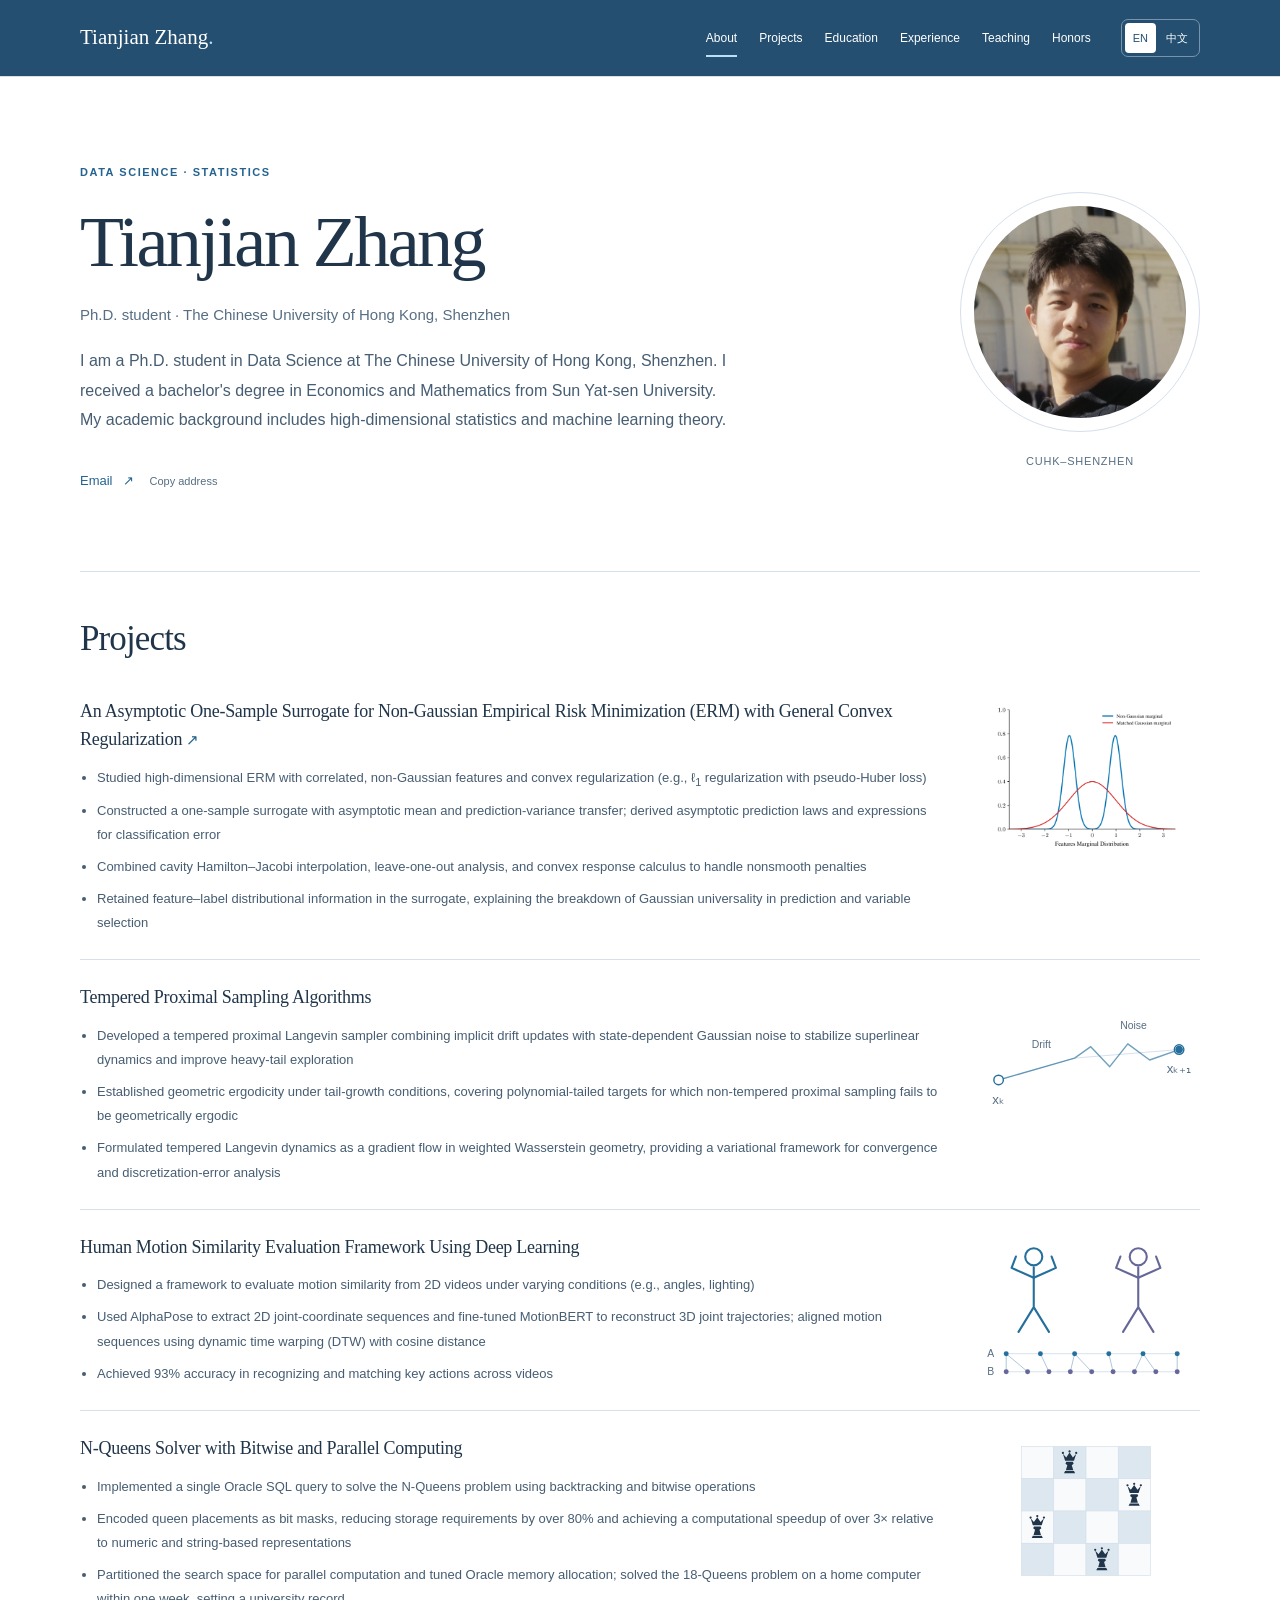
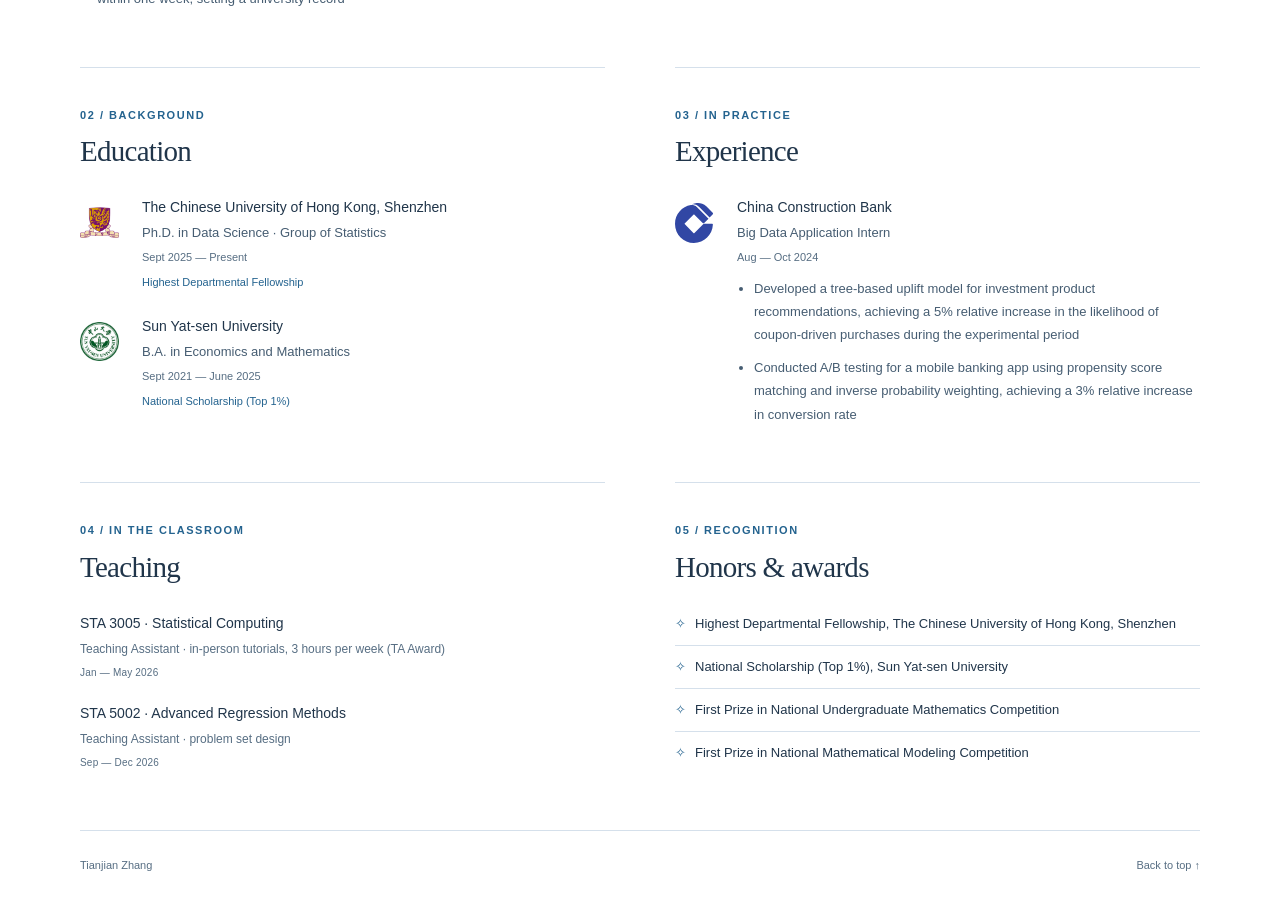
<file: index.html>
<!doctype html>
<html lang="en">
<head>
  <meta charset="utf-8"><meta name="viewport" content="width=device-width, initial-scale=1">
  <meta name="theme-color" content="#244f70"><meta name="description" content="I am a Ph.D. student in Data Science at The Chinese University of Hong Kong, Shenzhen. I received a bachelor&#x27;s degree in Economics and Mathematics from Sun Yat-sen University. My academic background includes high-dimensional statistics and machine learning theory.">
  <title>Tianjian Zhang — Data Science & Statistics</title>
  <link rel="icon" href="data:image/svg+xml,%3Csvg xmlns='http://www.w3.org/2000/svg' viewBox='0 0 64 64'%3E%3Crect width='64' height='64' rx='12' fill='%23244f70'/%3E%3Ctext x='32' y='46' fill='%23ffffff' text-anchor='middle' font-family='Georgia,serif' font-size='44'%3ET%3C/text%3E%3C/svg%3E">
  <link rel="alternate" hreflang="en" href="index.html"><link rel="alternate" hreflang="zh-CN" href="zh.html">
  <link rel="stylesheet" href="assets/site.css?v=20261107-project-hover"><script type="module" src="assets/site.js"></script>
</head>
<body>
<a class="skip-link" href="#main">Skip to content</a>
<header class="site-header"><div class="wrap header-inner">
  <a class="brand" href="#about">Tianjian Zhang<span class="brand-dot">.</span></a>
  <nav class="main-nav" id="main-nav" aria-label="Main navigation"><a href="#about" aria-current="location">About</a><a href="#projects">Projects</a><a href="#education">Education</a><a href="#experience">Experience</a><a href="#teaching">Teaching</a><a href="#honors">Honors</a></nav>
  <div class="language-switch" aria-label="Language"><a href="index.html" lang="en" hreflang="en" data-language="en" aria-current="page">EN</a><a href="zh.html" lang="zh-CN" hreflang="zh-CN" data-language="zh">中文</a></div>
  <button class="menu-toggle js-only" type="button" aria-expanded="false" aria-controls="main-nav">Menu <span aria-hidden="true">☰</span></button>
</div></header>
<main id="main" class="wrap">
  <section class="hero" id="about" aria-labelledby="name"><div class="hero-copy"><p class="eyebrow">DATA SCIENCE · STATISTICS</p><h1 id="name">Tianjian Zhang</h1><p class="hero-role">Ph.D. student · The Chinese University of Hong Kong, Shenzhen</p><p class="hero-intro">I am a Ph.D. student in Data Science at The Chinese University of Hong Kong, Shenzhen. I received a bachelor's degree in Economics and Mathematics from Sun Yat-sen University. My academic background includes high-dimensional statistics and machine learning theory.</p><div class="hero-actions"><a class="text-link" href="mailto:tianjianzhang1@link.cuhk.edu.cn">Email <span aria-hidden="true">↗</span></a><button class="copy-email js-only" type="button" data-copy="tianjianzhang1@link.cuhk.edu.cn" data-copy-status="copy-status">Copy address</button><span class="visually-hidden" id="copy-status" role="status"></span></div></div><figure class="hero-photo"><div class="portrait-wrap"><div class="portrait"><img src="images/portrait-outdoor.jpg" alt="Tianjian Zhang" fetchpriority="high"></div></div><figcaption class="portrait-caption">CUHK–SHENZHEN</figcaption></figure></section>
  <section class="section" id="projects" aria-labelledby="research-title">
    <div class="section-heading"><h2 id="research-title">Projects</h2></div>
    <article class="project" data-nav-anchor id="project-erm" aria-labelledby="title-erm">
      <div class="project-copy">
        <h3 id="title-erm"><a href="https://github.com/ZHANGTianjian09/non-gaussian-erm/blob/main/paper.pdf" target="_blank" rel="noopener">An Asymptotic One-Sample Surrogate for Non-Gaussian Empirical Risk Minimization (ERM) with General Convex Regularization<span class="paper-mark" aria-hidden="true"> ↗</span></a></h3>
        <ul class="project-description">
          <li>Studied high-dimensional ERM with correlated, non-Gaussian features and convex regularization (e.g., ℓ<sub>1</sub> regularization with pseudo-Huber loss)</li>
          <li>Constructed a one-sample surrogate with asymptotic mean and prediction-variance transfer; derived asymptotic prediction laws and expressions for classification error</li>
          <li>Combined cavity Hamilton–Jacobi interpolation, leave-one-out analysis, and convex response calculus to handle nonsmooth penalties</li>
          <li>Retained feature–label distributional information in the surrogate, explaining the breakdown of Gaussian universality in prediction and variable selection</li>
        </ul>
      </div>
      <a class="diagram diagram-link" data-diagram="erm" href="https://github.com/ZHANGTianjian09/non-gaussian-erm/blob/main/paper.pdf" target="_blank" rel="noopener" aria-label="Read paper: non-Gaussian empirical risk minimization"><div class="diagram-live" aria-hidden="true"></div><img class="diagram-fallback" src="images/erm-marginal.png" alt="" loading="lazy"></a>
    </article>
    <article class="project" data-nav-anchor id="project-sampling" aria-labelledby="title-sampling">
      <div class="project-copy">
        <h3 id="title-sampling">Tempered Proximal Sampling Algorithms</h3>
        <ul class="project-description">
          <li>Developed a tempered proximal Langevin sampler combining implicit drift updates with state-dependent Gaussian noise to stabilize superlinear dynamics and improve heavy-tail exploration</li>
          <li>Established geometric ergodicity under tail-growth conditions, covering polynomial-tailed targets for which non-tempered proximal sampling fails to be geometrically ergodic</li>
          <li>Formulated tempered Langevin dynamics as a gradient flow in weighted Wasserstein geometry, providing a variational framework for convergence and discretization-error analysis</li>
        </ul>
      </div>
      <figure class="diagram" data-diagram="sampling" role="img" aria-label="Tempered proximal sampling illustration"><div class="diagram-live" aria-hidden="true"></div><img class="diagram-fallback" src="images/proximal-v2.svg" alt="" loading="lazy"></figure>
    </article>
    <article class="project" data-nav-anchor id="project-motion" aria-labelledby="title-motion">
      <div class="project-copy">
        <h3 id="title-motion">Human Motion Similarity Evaluation Framework Using Deep Learning</h3>
        <ul class="project-description">
          <li>Designed a framework to evaluate motion similarity from 2D videos under varying conditions (e.g., angles, lighting)</li>
          <li>Used AlphaPose to extract 2D joint-coordinate sequences and fine-tuned MotionBERT to reconstruct 3D joint trajectories; aligned motion sequences using dynamic time warping (DTW) with cosine distance</li>
          <li>Achieved 93% accuracy in recognizing and matching key actions across videos</li>
        </ul>
      </div>
      <figure class="diagram" data-diagram="motion" role="img" aria-label="Motion sequence alignment illustration"><div class="diagram-live" aria-hidden="true"></div><img class="diagram-fallback" src="images/motion.svg" alt="" loading="lazy"></figure>
    </article>
    <article class="project" data-nav-anchor id="project-queens" aria-labelledby="title-queens">
      <div class="project-copy">
        <h3 id="title-queens">N-Queens Solver with Bitwise and Parallel Computing</h3>
        <ul class="project-description">
          <li>Implemented a single Oracle SQL query to solve the N-Queens problem using backtracking and bitwise operations</li>
          <li>Encoded queen placements as bit masks, reducing storage requirements by over 80% and achieving a computational speedup of over 3× relative to numeric and string-based representations</li>
          <li>Partitioned the search space for parallel computation and tuned Oracle memory allocation; solved the 18-Queens problem on a home computer within one week, setting a university record</li>
        </ul>
      </div>
      <figure class="diagram" data-diagram="queens" role="img" aria-label="A solution to the 4-queens problem"><div class="diagram-live" aria-hidden="true"></div><img class="diagram-fallback" src="images/nqueens.svg" alt="" loading="lazy"></figure>
    </article>
  </section>
  <div class="resume-grid">
    <section class="section" id="education" aria-label="Education"><div class="section-heading"><div><p class="eyebrow">02 / BACKGROUND</p><h2>Education</h2></div></div><article class="resume-entry"><img class="institution-logo" src="images/cuhk-emblem.png" alt="" loading="lazy"><h3><a href="https://www.cuhk.edu.cn/en" target="_blank" rel="noopener">The Chinese University of Hong Kong, Shenzhen</a></h3><p class="resume-role">Ph.D. in Data Science · Group of Statistics</p><p class="resume-date">Sept 2025 — Present</p><p class="resume-award">Highest Departmental Fellowship</p></article><article class="resume-entry"><img class="institution-logo" src="images/sysu.png" alt="" loading="lazy"><h3><a href="https://www.sysu.edu.cn/sysuen/" target="_blank" rel="noopener">Sun Yat-sen University</a></h3><p class="resume-role">B.A. in Economics and Mathematics</p><p class="resume-date">Sept 2021 — June 2025</p><p class="resume-award">National Scholarship (Top 1%)</p></article></section>
    <section class="section" id="experience" aria-label="Experience"><div class="section-heading"><div><p class="eyebrow">03 / IN PRACTICE</p><h2>Experience</h2></div></div><article class="resume-entry"><img class="institution-logo" src="images/ccb-emblem.svg" alt="" loading="lazy"><h3>China Construction Bank</h3><p class="resume-role">Big Data Application Intern</p><p class="resume-date">Aug — Oct 2024</p><ul class="experience-list">
        <li>Developed a tree-based uplift model for investment product recommendations, achieving a 5% relative increase in the likelihood of coupon-driven purchases during the experimental period</li>
        <li>Conducted A/B testing for a mobile banking app using propensity score matching and inverse probability weighting, achieving a 3% relative increase in conversion rate</li>
      </ul></article></section>
    <section class="section" id="teaching" aria-label="Teaching"><div class="section-heading"><div><p class="eyebrow">04 / IN THE CLASSROOM</p><h2>Teaching</h2></div></div><article class="teaching-entry"><h3>STA 3005 · Statistical Computing</h3><p>Teaching Assistant · in-person tutorials, 3 hours per week (TA Award)</p><p class="resume-date">Jan — May 2026</p></article><article class="teaching-entry"><h3>STA 5002 · Advanced Regression Methods</h3><p>Teaching Assistant · problem set design</p><p class="resume-date">Sep — Dec 2026</p></article></section>
    <section class="section" id="honors" aria-label="Honors & awards"><div class="section-heading"><div><p class="eyebrow">05 / RECOGNITION</p><h2>Honors & awards</h2></div></div><ul class="honors-list"><li>Highest Departmental Fellowship, The Chinese University of Hong Kong, Shenzhen</li><li>National Scholarship (Top 1%), Sun Yat-sen University</li><li>First Prize in National Undergraduate Mathematics Competition</li><li>First Prize in National Mathematical Modeling Competition</li></ul></section>
  </div>
</main>
<footer class="wrap site-footer"><div>Tianjian Zhang</div><a class="back-top" href="#about">Back to top ↑</a></footer>
</body></html>
</file>
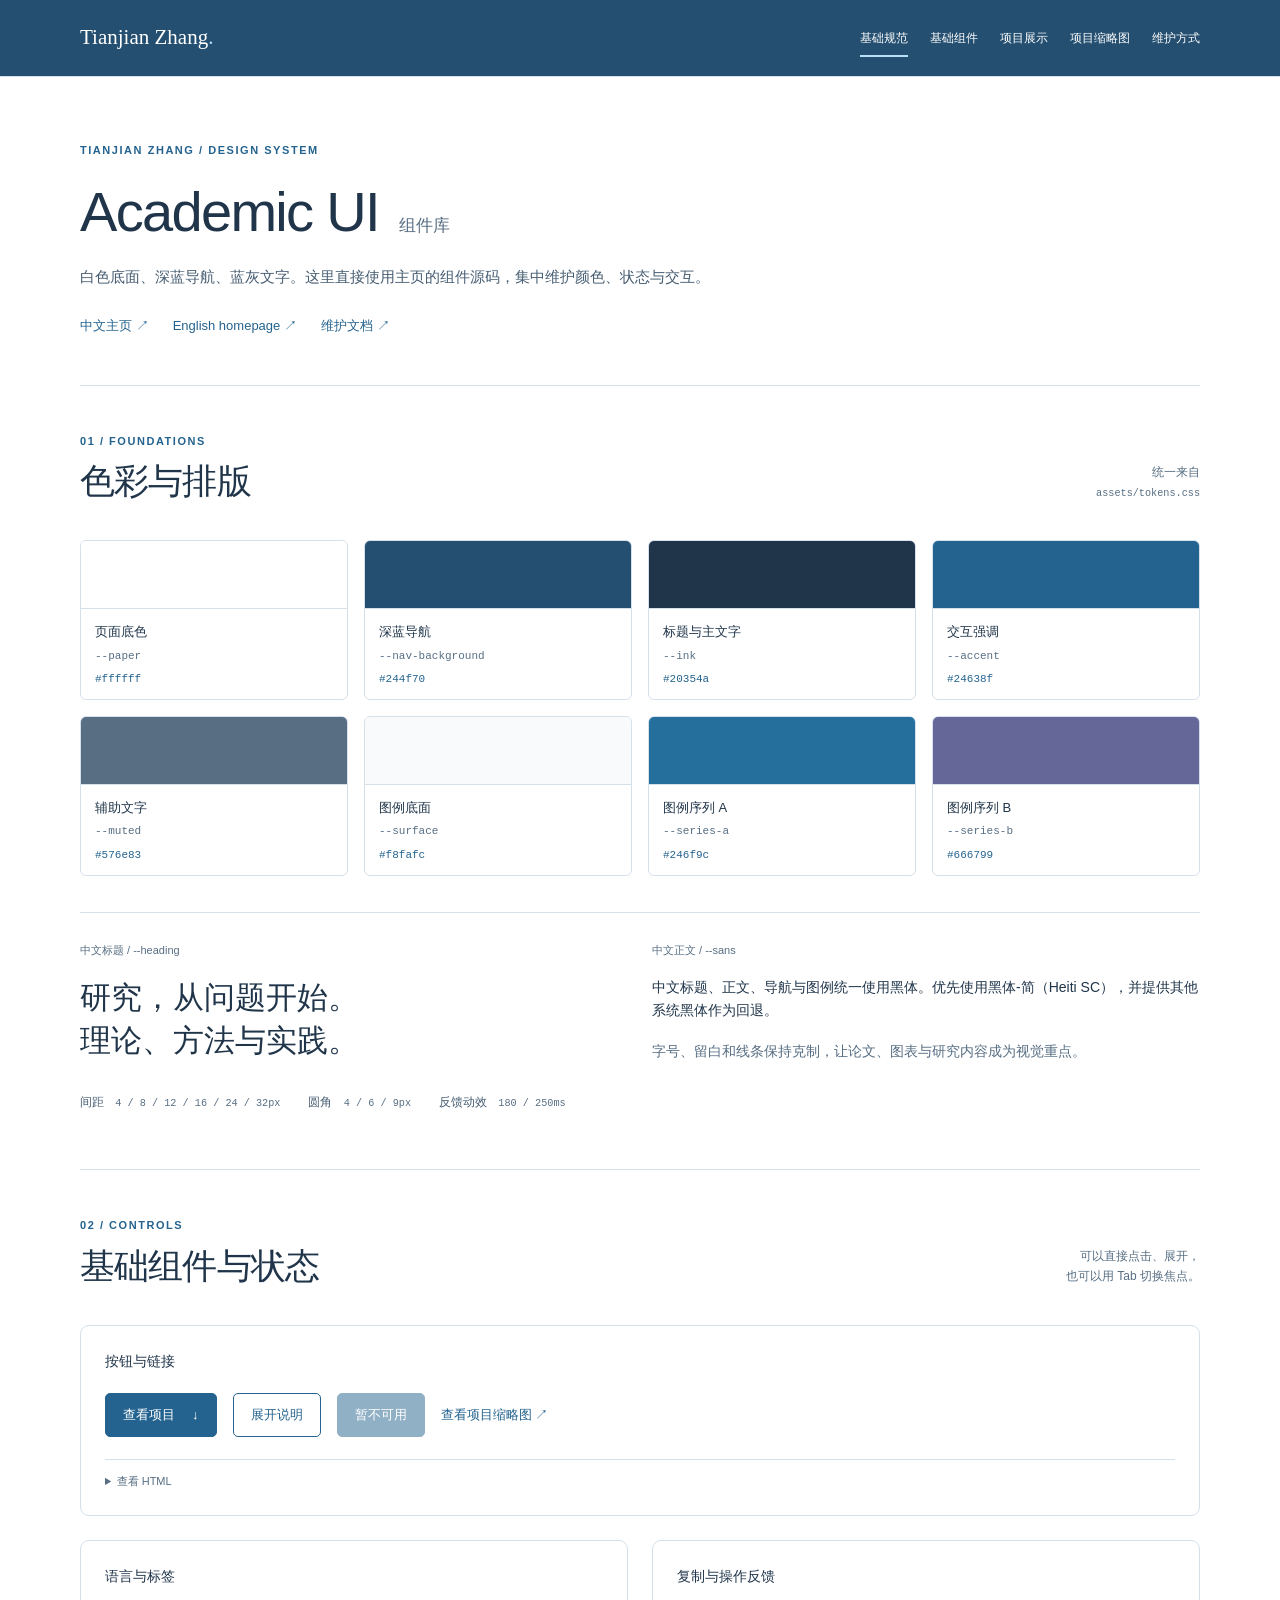
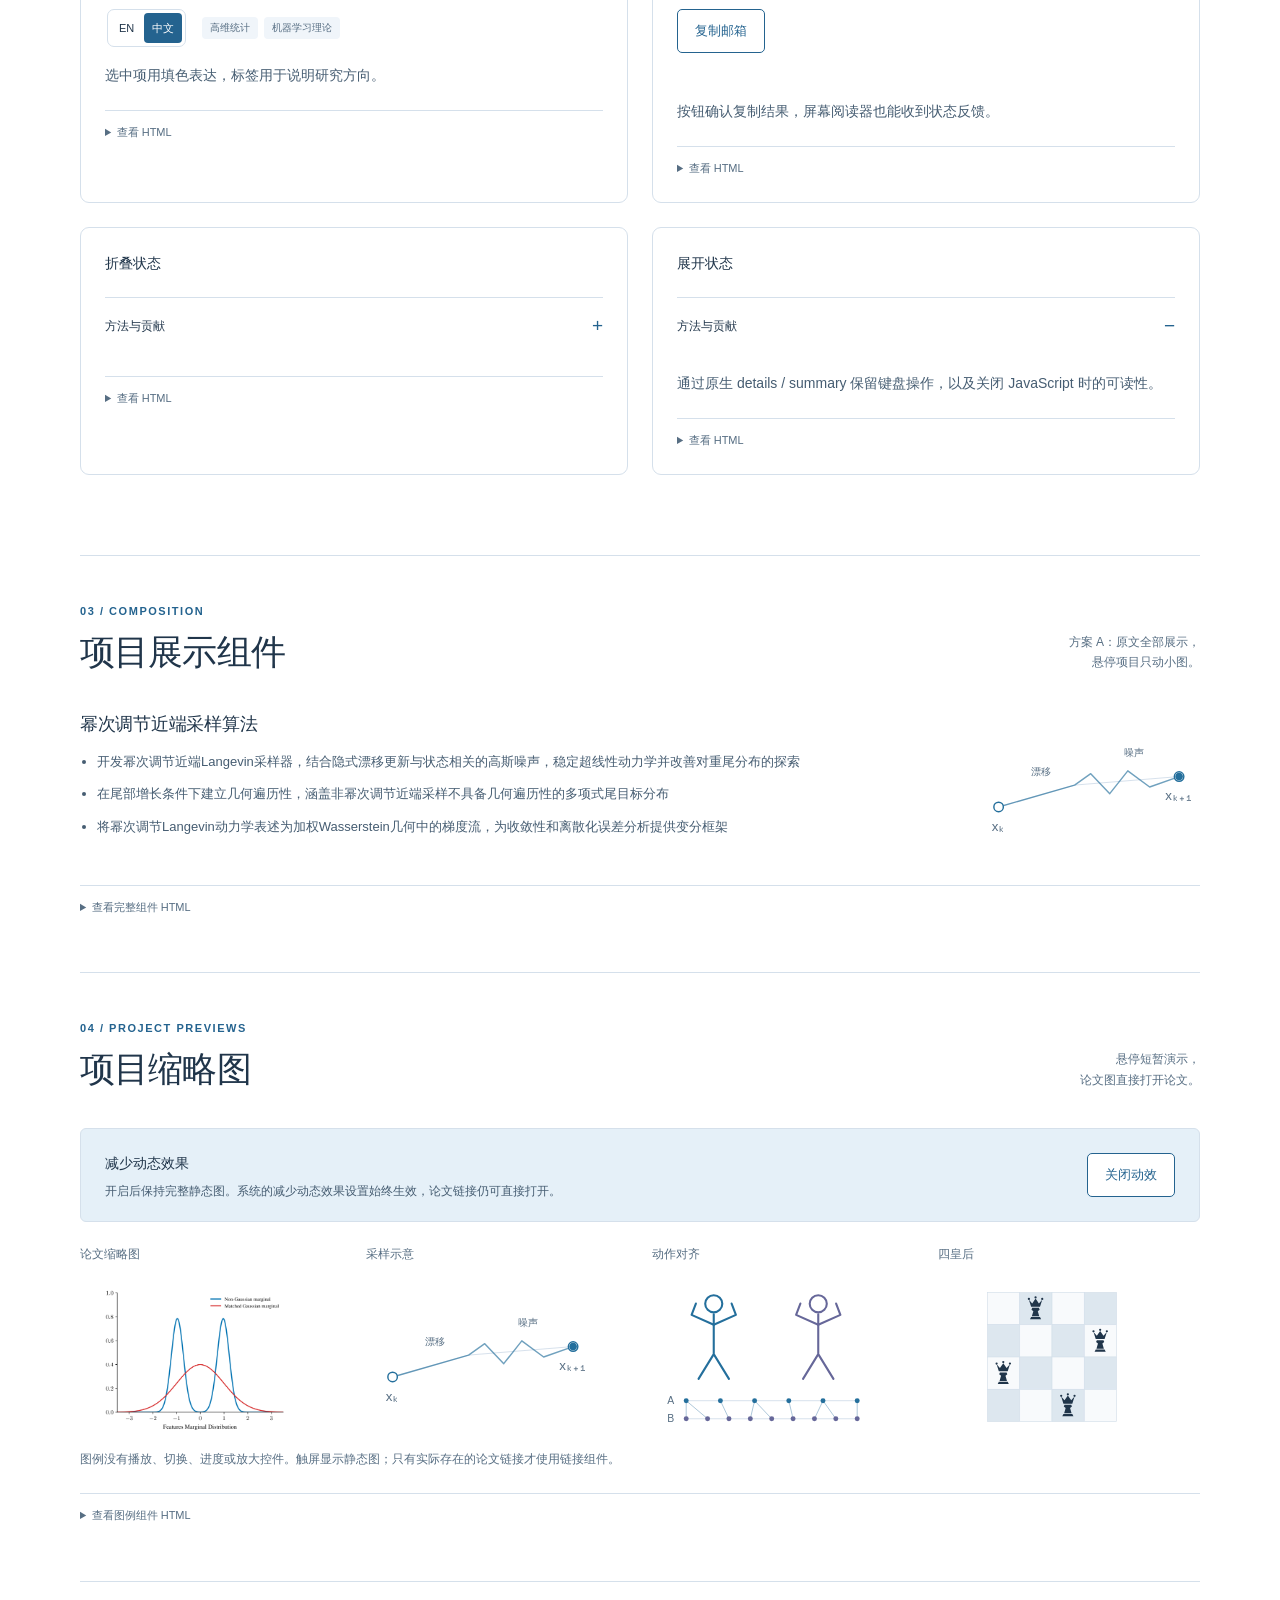
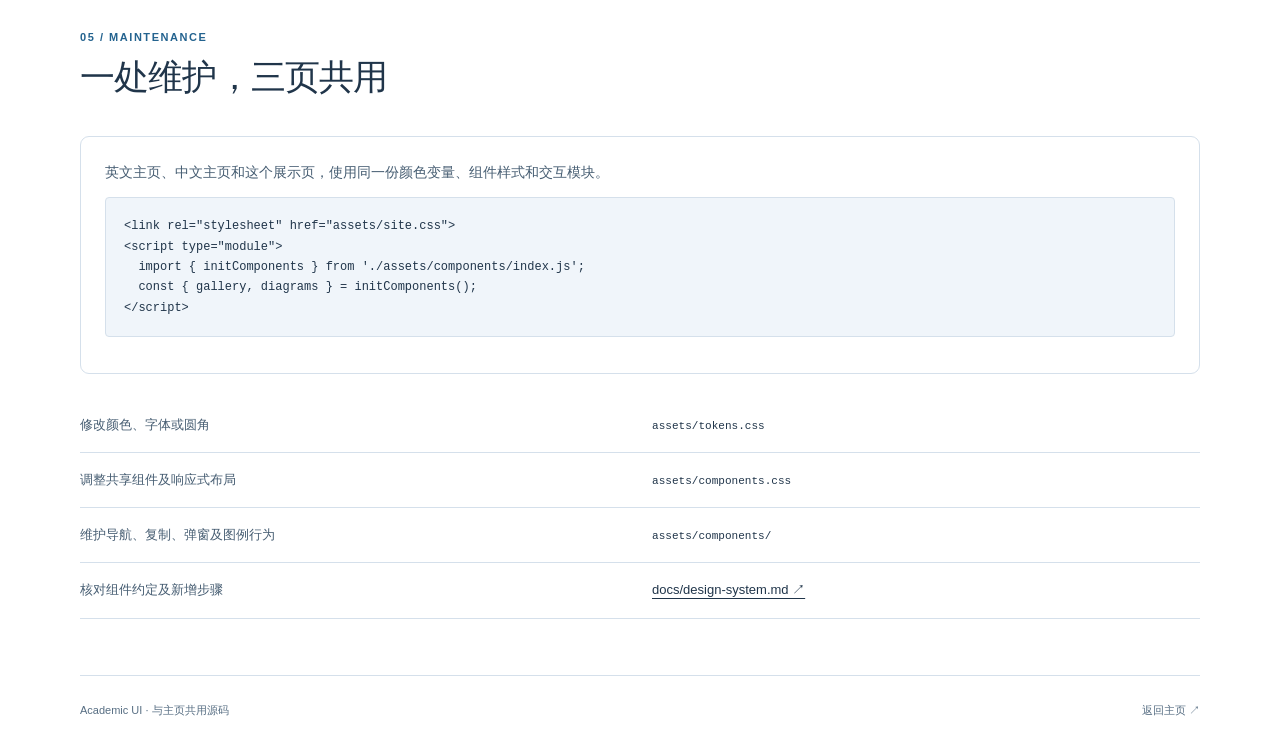
<file: components.html>
<!doctype html>
<html lang="zh-CN">
<head>
  <meta charset="utf-8">
  <meta name="viewport" content="width=device-width, initial-scale=1">
  <meta name="theme-color" content="#244f70">
  <meta name="robots" content="noindex">
  <title>Academic UI — 组件库</title>
  <link rel="stylesheet" href="assets/site.css?v=20261107-project-hover">
  <link rel="stylesheet" href="assets/library.css">
  <script type="module" src="assets/library.js"></script>
</head>
<body class="component-library">
  <a class="skip-link" href="#main">跳转到组件</a>
  <header class="site-header">
    <div class="wrap header-inner">
      <a class="brand" href="zh.html">Tianjian Zhang<span class="brand-dot">.</span></a>
      <nav class="main-nav" id="main-nav" aria-label="组件导航">
        <a href="#foundations" aria-current="location">基础规范</a>
        <a href="#controls">基础组件</a>
        <a href="#project-pattern">项目展示</a>
        <a href="#illustrations">项目缩略图</a>
        <a href="#usage">维护方式</a>
      </nav>
      <button class="menu-toggle js-only" type="button" aria-expanded="false" aria-controls="main-nav">菜单 <span aria-hidden="true">☰</span></button>
    </div>
  </header>

  <main class="wrap" id="main">
    <div class="library-hero">
      <p class="eyebrow">Tianjian Zhang / Design system</p>
      <h1>Academic UI<span>组件库</span></h1>
      <p>白色底面、深蓝导航、蓝灰文字。这里直接使用主页的组件源码，集中维护颜色、状态与交互。</p>
      <div class="library-links"><a class="text-link" href="zh.html">中文主页 ↗</a><a class="text-link" href="index.html">English homepage ↗</a><a class="text-link" href="docs/design-system.md">维护文档 ↗</a></div>
    </div>

    <section class="section" id="foundations" aria-labelledby="foundations-title">
      <div class="section-heading"><div><p class="eyebrow">01 / Foundations</p><h2 id="foundations-title">色彩与排版</h2></div><p class="section-note">统一来自<br><code>assets/tokens.css</code></p></div>
      <div class="swatch-grid">
        <div class="swatch" data-token="--paper"><span class="swatch-color" style="background:var(--paper)"></span><strong>页面底色</strong><code>--paper</code><span class="token-value"></span></div>
        <div class="swatch" data-token="--nav-background"><span class="swatch-color" style="background:var(--nav-background)"></span><strong>深蓝导航</strong><code>--nav-background</code><span class="token-value"></span></div>
        <div class="swatch" data-token="--ink"><span class="swatch-color" style="background:var(--ink)"></span><strong>标题与主文字</strong><code>--ink</code><span class="token-value"></span></div>
        <div class="swatch" data-token="--accent"><span class="swatch-color" style="background:var(--accent)"></span><strong>交互强调</strong><code>--accent</code><span class="token-value"></span></div>
        <div class="swatch" data-token="--muted"><span class="swatch-color" style="background:var(--muted)"></span><strong>辅助文字</strong><code>--muted</code><span class="token-value"></span></div>
        <div class="swatch" data-token="--surface"><span class="swatch-color" style="background:var(--surface)"></span><strong>图例底面</strong><code>--surface</code><span class="token-value"></span></div>
        <div class="swatch" data-token="--series-a"><span class="swatch-color" style="background:var(--series-a)"></span><strong>图例序列 A</strong><code>--series-a</code><span class="token-value"></span></div>
        <div class="swatch" data-token="--series-b"><span class="swatch-color" style="background:var(--series-b)"></span><strong>图例序列 B</strong><code>--series-b</code><span class="token-value"></span></div>
      </div>
      <div class="library-columns library-type">
        <div><span class="library-label">中文标题 / --heading</span><h2>研究，从问题开始。<br>理论、方法与实践。</h2></div>
        <div><span class="library-label">中文正文 / --sans</span><p>中文标题、正文、导航与图例统一使用黑体。优先使用黑体-简（Heiti SC），并提供其他系统黑体作为回退。</p><p class="library-muted">字号、留白和线条保持克制，让论文、图表与研究内容成为视觉重点。</p></div>
      </div>
      <div class="library-specs"><span>间距 <code>4 / 8 / 12 / 16 / 24 / 32px</code></span><span>圆角 <code>4 / 6 / 9px</code></span><span>反馈动效 <code>180 / 250ms</code></span></div>
    </section>

    <section class="section" id="controls" aria-labelledby="controls-title">
      <div class="section-heading"><div><p class="eyebrow">02 / Controls</p><h2 id="controls-title">基础组件与状态</h2></div><p class="section-note">可以直接点击、展开，<br>也可以用 Tab 切换焦点。</p></div>
      <div class="component-panel">
        <h3>按钮与链接</h3>
        <div class="control-row" id="button-example">
          <a class="button-primary" href="#project-pattern">查看项目 <span aria-hidden="true">↓</span></a>
          <button class="button-secondary js-only" type="button" data-toggle-details="closed-example" aria-expanded="false" aria-controls="closed-example">展开说明</button>
          <button class="button-primary" type="button" disabled>暂不可用</button>
          <a class="text-link" href="#illustrations">查看项目缩略图 ↗</a>
        </div>
        <details class="library-code"><summary>查看 HTML</summary><pre><code data-code-for="button-example"></code></pre></details>
      </div>
      <div class="library-columns">
        <div class="component-panel">
          <h3>语言与标签</h3>
          <div id="language-example" class="control-row">
            <div class="language-switch" aria-label="前往对应语言主页"><a href="index.html" lang="en" hreflang="en">EN</a><a href="zh.html" lang="zh-CN" hreflang="zh-CN" aria-current="page">中文</a></div>
            <div class="project-tags"><span class="tag">高维统计</span><span class="tag">机器学习理论</span></div>
          </div>
          <p class="library-muted">选中项用填色表达，标签用于说明研究方向。</p>
          <details class="library-code"><summary>查看 HTML</summary><pre><code data-code-for="language-example"></code></pre></details>
        </div>
        <div class="component-panel">
          <h3>复制与操作反馈</h3>
          <div id="copy-example"><button class="button-secondary js-only" type="button" data-copy="tianjianzhang1@link.cuhk.edu.cn" data-copy-status="copy-demo-status">复制邮箱</button><span class="library-status" id="copy-demo-status" role="status"></span></div>
          <p class="library-muted">按钮确认复制结果，屏幕阅读器也能收到状态反馈。</p>
          <details class="library-code"><summary>查看 HTML</summary><pre><code data-code-for="copy-example"></code></pre></details>
        </div>
      </div>
      <div class="library-columns">
        <div class="component-panel"><h3>折叠状态</h3><details class="project-details" id="closed-example"><summary>方法与贡献</summary><p class="project-summary">点击或按 Enter / Space 展开。用于确实需要折叠的辅助说明；主页项目条目默认完整展示。</p></details><details class="library-code"><summary>查看 HTML</summary><pre><code data-code-for="closed-example"></code></pre></details></div>
        <div class="component-panel"><h3>展开状态</h3><details class="project-details" id="open-example" open><summary>方法与贡献</summary><p class="project-summary">通过原生 details / summary 保留键盘操作，以及关闭 JavaScript 时的可读性。</p></details><details class="library-code"><summary>查看 HTML</summary><pre><code data-code-for="open-example"></code></pre></details></div>
      </div>
    </section>

    <section class="section" id="project-pattern" aria-labelledby="pattern-title">
      <div class="section-heading"><div><p class="eyebrow">03 / Composition</p><h2 id="pattern-title">项目展示组件</h2></div><p class="section-note">方案 A：原文全部展示，<br>悬停项目只动小图。</p></div>
      <article class="project" id="project-example" aria-labelledby="example-title">
      <div class="project-copy">
        <h3 id="example-title">幂次调节近端采样算法</h3>
        <ul class="project-description">
          <li>开发幂次调节近端Langevin采样器，结合隐式漂移更新与状态相关的高斯噪声，稳定超线性动力学并改善对重尾分布的探索</li>
          <li>在尾部增长条件下建立几何遍历性，涵盖非幂次调节近端采样不具备几何遍历性的多项式尾目标分布</li>
          <li>将幂次调节Langevin动力学表述为加权Wasserstein几何中的梯度流，为收敛性和离散化误差分析提供变分框架</li>
        </ul>
      </div>
      <figure class="diagram" data-diagram="sampling" role="img" aria-label="幂次调节近端采样示意"><div class="diagram-live" aria-hidden="true"></div><img class="diagram-fallback" src="images/proximal-v2.svg" alt="" loading="lazy"></figure>
    </article>
      <details class="library-code"><summary>查看完整组件 HTML</summary><pre><code data-code-for="project-example"></code></pre></details>
    </section>

    <section class="section" id="illustrations" aria-labelledby="illustrations-title">
      <div class="section-heading"><div><p class="eyebrow">04 / Project previews</p><h2 id="illustrations-title">项目缩略图</h2></div><p class="section-note">悬停短暂演示，<br>论文图直接打开论文。</p></div>
      <div class="motion-controls"><div><strong>减少动态效果</strong><p>开启后保持完整静态图。系统的减少动态效果设置始终生效，论文链接仍可直接打开。</p></div><button class="button-secondary js-only" type="button" id="motion-preference" aria-pressed="false">关闭动效</button></div>
      <div class="library-diagrams"><div class="library-figure"><h3>论文缩略图</h3><a class="diagram diagram-link" id="diagram-example" data-diagram="erm" href="https://github.com/ZHANGTianjian09/non-gaussian-erm/blob/main/paper.pdf" target="_blank" rel="noopener" aria-label="阅读论文：非高斯经验风险最小化"><div class="diagram-live" aria-hidden="true"></div><img class="diagram-fallback" src="images/erm-marginal.png" alt="" loading="lazy"></a></div><div class="library-figure"><h3>采样示意</h3><figure class="diagram" data-diagram="sampling" role="img" aria-label="幂次调节近端采样示意"><div class="diagram-live" aria-hidden="true"></div><img class="diagram-fallback" src="images/proximal-v2.svg" alt="" loading="lazy"></figure></div><div class="library-figure"><h3>动作对齐</h3><figure class="diagram" data-diagram="motion" role="img" aria-label="人体动作序列对齐示意"><div class="diagram-live" aria-hidden="true"></div><img class="diagram-fallback" src="images/motion.svg" alt="" loading="lazy"></figure></div><div class="library-figure"><h3>四皇后</h3><figure class="diagram" data-diagram="queens" role="img" aria-label="四皇后问题的一个合法解"><div class="diagram-live" aria-hidden="true"></div><img class="diagram-fallback" src="images/nqueens.svg" alt="" loading="lazy"></figure></div></div>
      <p class="library-muted">图例没有播放、切换、进度或放大控件。触屏显示静态图；只有实际存在的论文链接才使用链接组件。</p>
      <details class="library-code"><summary>查看图例组件 HTML</summary><pre><code data-code-for="diagram-example"></code></pre></details>
    </section>

    <section class="section" id="usage" aria-labelledby="usage-title">
      <div class="section-heading"><div><p class="eyebrow">05 / Maintenance</p><h2 id="usage-title">一处维护，三页共用</h2></div></div>
      <div class="component-panel"><p>英文主页、中文主页和这个展示页，使用同一份颜色变量、组件样式和交互模块。</p><pre class="library-install"><code>&lt;link rel="stylesheet" href="assets/site.css"&gt;
&lt;script type="module"&gt;
  import { initComponents } from './assets/components/index.js';
  const { gallery, diagrams } = initComponents();
&lt;/script&gt;</code></pre></div>
      <dl class="source-map"><div><dt>修改颜色、字体或圆角</dt><dd><code>assets/tokens.css</code></dd></div><div><dt>调整共享组件及响应式布局</dt><dd><code>assets/components.css</code></dd></div><div><dt>维护导航、复制、弹窗及图例行为</dt><dd><code>assets/components/</code></dd></div><div><dt>核对组件约定及新增步骤</dt><dd><a href="docs/design-system.md">docs/design-system.md ↗</a></dd></div></dl>
    </section>
  </main>
  <footer class="wrap site-footer"><span>Academic UI · 与主页共用源码</span><a href="zh.html">返回主页 ↗</a></footer>
</body>
</html>
</file>
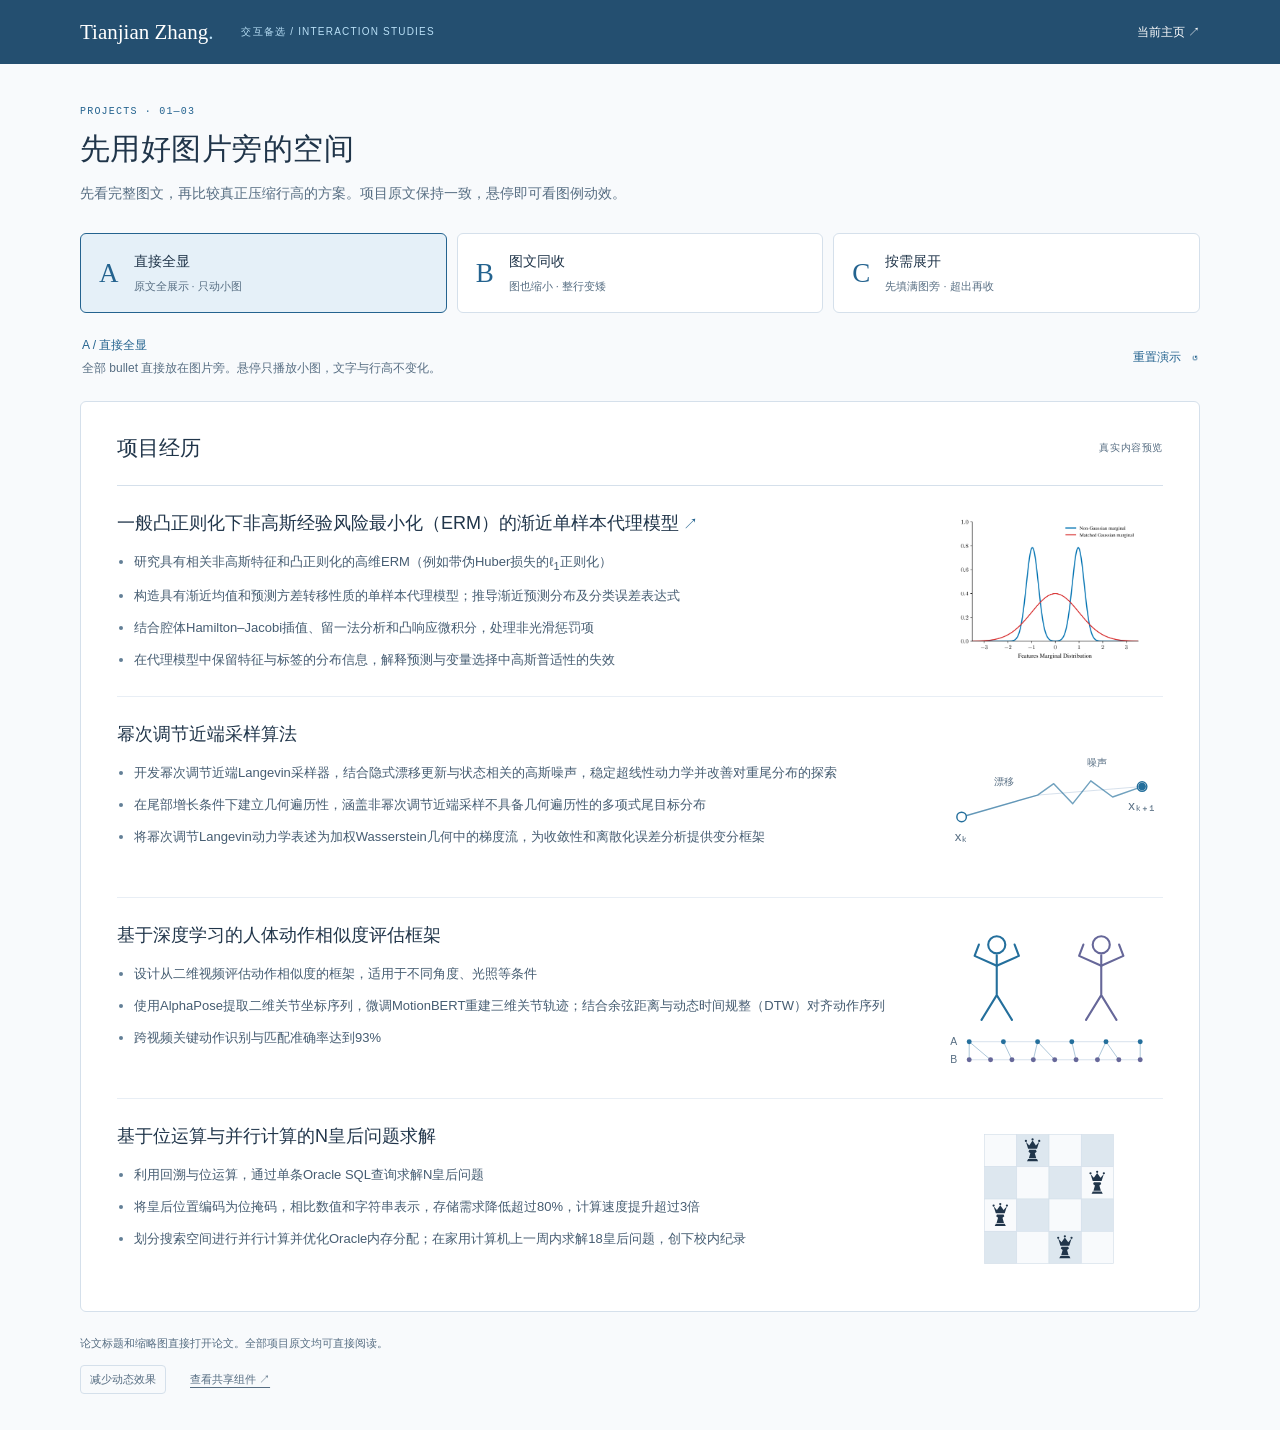
<file: interaction-demos.html>
<!doctype html>
<html lang="zh-CN">
<head>
  <meta charset="utf-8">
  <meta name="viewport" content="width=device-width, initial-scale=1">
  <meta name="robots" content="noindex">
  <meta name="theme-color" content="#244f70">
  <title>项目交互备选 — Tianjian Zhang</title>
  <link rel="stylesheet" href="assets/site.css?v=20261107-project-hover">
  <link rel="stylesheet" href="assets/interaction-demos.css">
  <script type="module" src="assets/interaction-demos.js"></script>
</head>
<body class="demo-page">
  <a class="skip-link" href="#demo-stage">跳转到项目演示</a>
  <header class="study-header">
    <div class="study-wrap study-header-inner">
      <a class="study-brand" href="zh.html">Tianjian Zhang<span aria-hidden="true">.</span></a>
      <span class="study-label">交互备选 / INTERACTION STUDIES</span>
      <a class="study-back" href="zh.html#projects">当前主页 ↗</a>
    </div>
  </header>
  <main class="study-wrap" id="main">
    <div class="study-intro">
      <p class="study-kicker">PROJECTS · 01—03</p>
      <h1>先用好图片旁的空间</h1>
      <p>先看完整图文，再比较真正压缩行高的方案。项目原文保持一致，悬停即可看图例动效。</p>
    </div>

    <div class="study-options" role="tablist" aria-label="选择交互方案">
      <button type="button" role="tab" id="option-a" aria-controls="demo-stage" aria-selected="true" tabindex="0" data-mode="a">
        <span class="option-letter">A</span><span class="option-copy"><strong>直接全显</strong><span>原文全展示 · 只动小图</span></span>
      </button>
      <button type="button" role="tab" id="option-b" aria-controls="demo-stage" aria-selected="false" tabindex="-1" data-mode="b">
        <span class="option-letter">B</span><span class="option-copy"><strong>图文同收</strong><span>图也缩小 · 整行变矮</span></span>
      </button>
      <button type="button" role="tab" id="option-c" aria-controls="demo-stage" aria-selected="false" tabindex="-1" data-mode="c">
        <span class="option-letter">C</span><span class="option-copy"><strong>按需展开</strong><span>先填满图旁 · 超出再收</span></span>
      </button>
    </div>

    <div class="study-explanation">
      <div><p id="mode-title">A / 直接全显</p><p id="mode-description">全部 bullet 直接放在图片旁。悬停只播放小图，文字与行高不变化。</p></div>
      <button class="study-reset" type="button" id="reset-demo">重置演示 <span aria-hidden="true">↺</span></button>
    </div>

    <section class="demo-stage" id="demo-stage" role="tabpanel" aria-labelledby="option-a" tabindex="0" data-mode="a">
      <div class="stage-heading"><h2>项目经历</h2><span>真实内容预览</span></div>
      <article class="demo-card" id="demo-erm" aria-labelledby="demo-title-erm">
        <div class="demo-copy">
          <h3 id="demo-title-erm"><a href="https://github.com/ZHANGTianjian09/non-gaussian-erm/blob/main/paper.pdf" target="_blank" rel="noopener">一般凸正则化下非高斯经验风险最小化（ERM）的渐近单样本代理模型<span class="paper-mark" aria-hidden="true"> ↗</span></a></h3>
          <ul class="demo-bullets"><li>研究具有相关非高斯特征和凸正则化的高维ERM（例如带伪Huber损失的ℓ<sub>1</sub>正则化）</li></ul>
          <button class="disclosure-toggle" type="button" aria-expanded="true" aria-controls="more-erm"><span class="disclosure-label">收起</span><svg class="disclosure-chevron" viewBox="0 0 12 12" aria-hidden="true"><path d="M2 4L6 8L10 4"/></svg></button>
          <div class="demo-more" id="more-erm"><div><ul class="demo-bullets"><li>构造具有渐近均值和预测方差转移性质的单样本代理模型；推导渐近预测分布及分类误差表达式</li><li>结合腔体Hamilton–Jacobi插值、留一法分析和凸响应微积分，处理非光滑惩罚项</li><li>在代理模型中保留特征与标签的分布信息，解释预测与变量选择中高斯普适性的失效</li></ul></div></div>
        </div>
        <a class="diagram diagram-link" data-diagram="erm" href="https://github.com/ZHANGTianjian09/non-gaussian-erm/blob/main/paper.pdf" target="_blank" rel="noopener" aria-label="阅读论文：非高斯经验风险最小化"><div class="diagram-live" aria-hidden="true"></div><img class="diagram-fallback" src="images/erm-marginal.png" alt="" loading="lazy"></a>
      </article>
      <article class="demo-card" id="demo-sampling" aria-labelledby="demo-title-sampling">
        <div class="demo-copy">
          <h3 id="demo-title-sampling">幂次调节近端采样算法</h3>
          <ul class="demo-bullets"><li>开发幂次调节近端Langevin采样器，结合隐式漂移更新与状态相关的高斯噪声，稳定超线性动力学并改善对重尾分布的探索</li></ul>
          <button class="disclosure-toggle" type="button" aria-expanded="true" aria-controls="more-sampling"><span class="disclosure-label">收起</span><svg class="disclosure-chevron" viewBox="0 0 12 12" aria-hidden="true"><path d="M2 4L6 8L10 4"/></svg></button>
          <div class="demo-more" id="more-sampling"><div><ul class="demo-bullets"><li>在尾部增长条件下建立几何遍历性，涵盖非幂次调节近端采样不具备几何遍历性的多项式尾目标分布</li><li>将幂次调节Langevin动力学表述为加权Wasserstein几何中的梯度流，为收敛性和离散化误差分析提供变分框架</li></ul></div></div>
        </div>
        <figure class="diagram" data-diagram="sampling" role="img" aria-label="幂次调节近端采样示意"><div class="diagram-live" aria-hidden="true"></div><img class="diagram-fallback" src="images/proximal-v2.svg" alt="" loading="lazy"></figure>
      </article>
      <article class="demo-card" id="demo-motion" aria-labelledby="demo-title-motion">
        <div class="demo-copy">
          <h3 id="demo-title-motion">基于深度学习的人体动作相似度评估框架</h3>
          <ul class="demo-bullets"><li>设计从二维视频评估动作相似度的框架，适用于不同角度、光照等条件</li></ul>
          <button class="disclosure-toggle" type="button" aria-expanded="true" aria-controls="more-motion"><span class="disclosure-label">收起</span><svg class="disclosure-chevron" viewBox="0 0 12 12" aria-hidden="true"><path d="M2 4L6 8L10 4"/></svg></button>
          <div class="demo-more" id="more-motion"><div><ul class="demo-bullets"><li>使用AlphaPose提取二维关节坐标序列，微调MotionBERT重建三维关节轨迹；结合余弦距离与动态时间规整（DTW）对齐动作序列</li><li>跨视频关键动作识别与匹配准确率达到93%</li></ul></div></div>
        </div>
        <figure class="diagram" data-diagram="motion" role="img" aria-label="人体动作序列对齐示意"><div class="diagram-live" aria-hidden="true"></div><img class="diagram-fallback" src="images/motion.svg" alt="" loading="lazy"></figure>
      </article>
      <article class="demo-card" id="demo-queens" aria-labelledby="demo-title-queens">
        <div class="demo-copy">
          <h3 id="demo-title-queens">基于位运算与并行计算的N皇后问题求解</h3>
          <ul class="demo-bullets"><li>利用回溯与位运算，通过单条Oracle SQL查询求解N皇后问题</li></ul>
          <button class="disclosure-toggle" type="button" aria-expanded="true" aria-controls="more-queens"><span class="disclosure-label">收起</span><svg class="disclosure-chevron" viewBox="0 0 12 12" aria-hidden="true"><path d="M2 4L6 8L10 4"/></svg></button>
          <div class="demo-more" id="more-queens"><div><ul class="demo-bullets"><li>将皇后位置编码为位掩码，相比数值和字符串表示，存储需求降低超过80%，计算速度提升超过3倍</li><li>划分搜索空间进行并行计算并优化Oracle内存分配；在家用计算机上一周内求解18皇后问题，创下校内纪录</li></ul></div></div>
        </div>
        <figure class="diagram" data-diagram="queens" role="img" aria-label="四皇后问题的一个合法解"><div class="diagram-live" aria-hidden="true"></div><img class="diagram-fallback" src="images/nqueens.svg" alt="" loading="lazy"></figure>
      </article>
    </section>

    <footer class="study-footer">
      <p id="mode-footnote">论文标题和缩略图直接打开论文。全部项目原文均可直接阅读。</p>
      <div><button type="button" id="motion-preference" aria-pressed="false">减少动态效果</button><a href="components.html#illustrations">查看共享组件 ↗</a></div>
    </footer>
    <noscript><p class="study-noscript">JavaScript 未开启，当前显示全部项目原文与静态图。</p></noscript>
  </main>
</body>
</html>
</file>
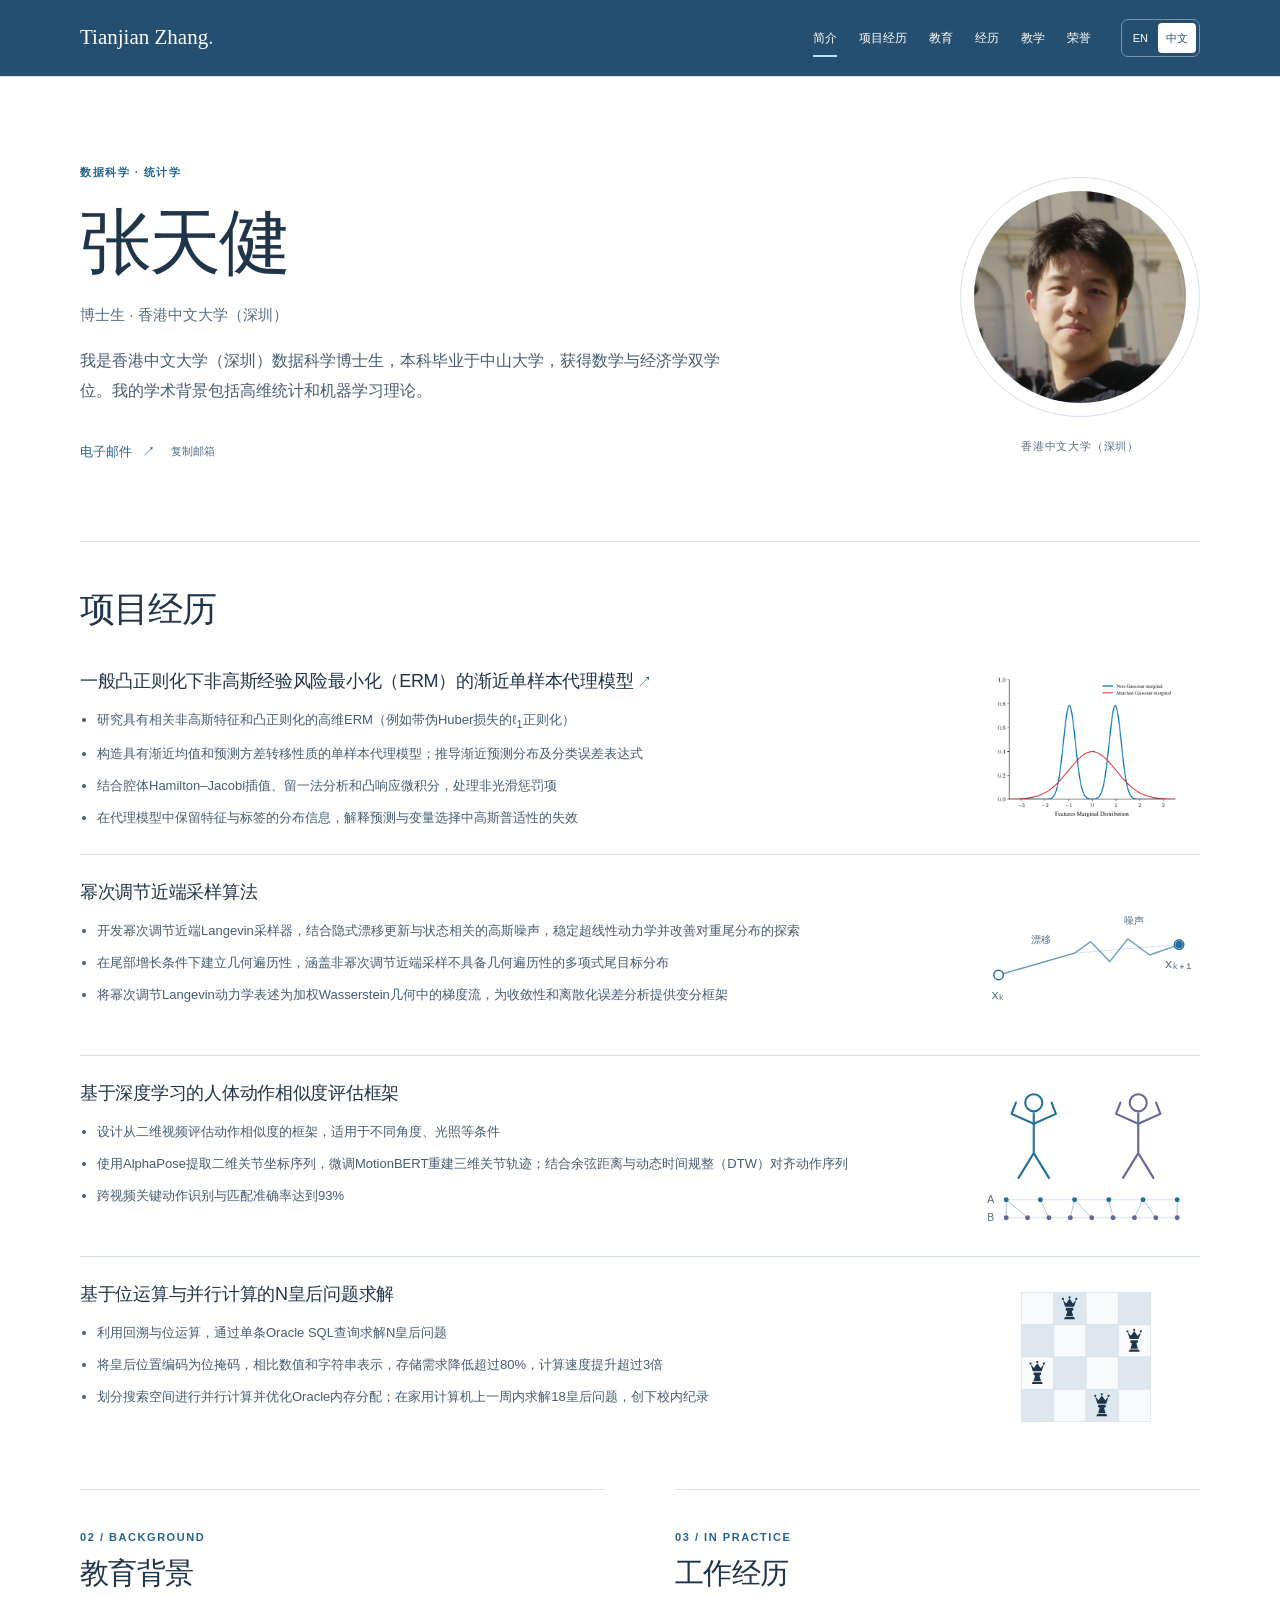
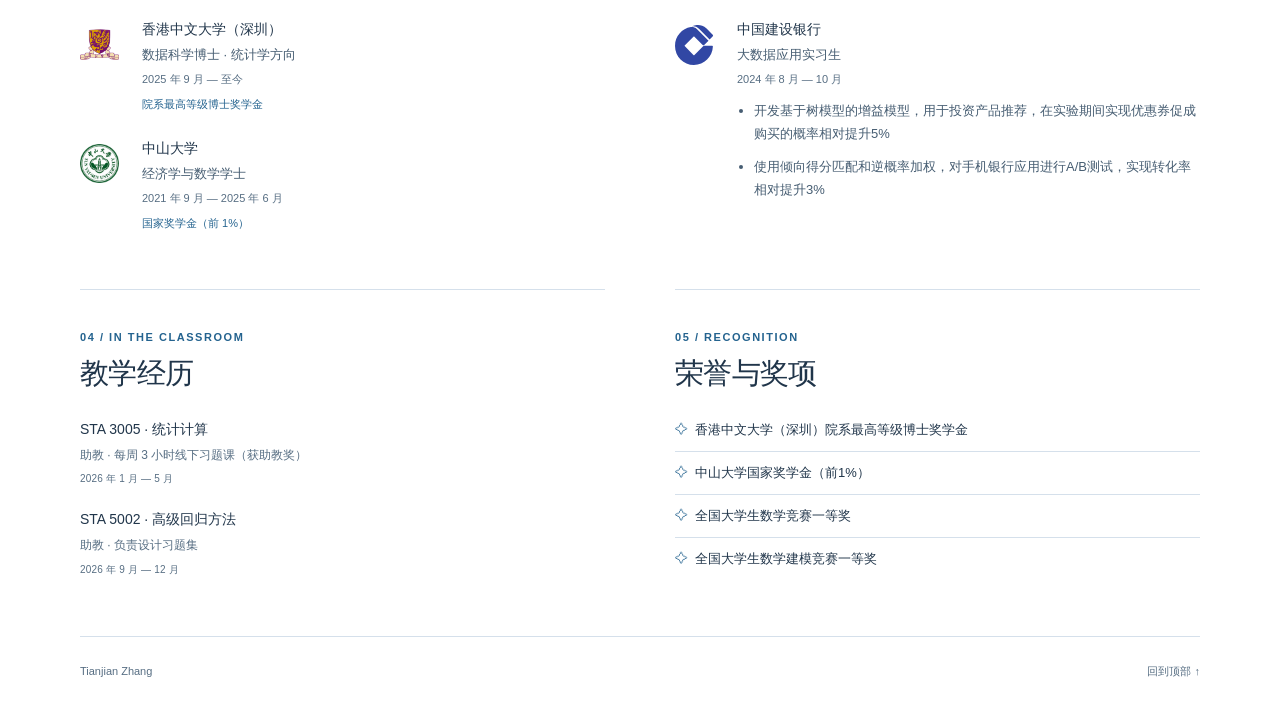
<file: zh.html>
<!doctype html>
<html lang="zh-CN">
<head>
  <meta charset="utf-8"><meta name="viewport" content="width=device-width, initial-scale=1">
  <meta name="theme-color" content="#244f70"><meta name="description" content="我是香港中文大学（深圳）数据科学博士生，本科毕业于中山大学，获得数学与经济学双学位。我的学术背景包括高维统计和机器学习理论。">
  <title>张天健 — 数据科学与统计学</title>
  <link rel="icon" href="data:image/svg+xml,%3Csvg xmlns='http://www.w3.org/2000/svg' viewBox='0 0 64 64'%3E%3Crect width='64' height='64' rx='12' fill='%23244f70'/%3E%3Ctext x='32' y='46' fill='%23ffffff' text-anchor='middle' font-family='Georgia,serif' font-size='44'%3ET%3C/text%3E%3C/svg%3E">
  <link rel="alternate" hreflang="en" href="index.html"><link rel="alternate" hreflang="zh-CN" href="zh.html">
  <link rel="stylesheet" href="assets/site.css?v=20261107-project-hover"><script type="module" src="assets/site.js"></script>
</head>
<body>
<a class="skip-link" href="#main">跳转到正文</a>
<header class="site-header"><div class="wrap header-inner">
  <a class="brand" href="#about">Tianjian Zhang<span class="brand-dot">.</span></a>
  <nav class="main-nav" id="main-nav" aria-label="主导航"><a href="#about" aria-current="location">简介</a><a href="#projects">项目经历</a><a href="#education">教育</a><a href="#experience">经历</a><a href="#teaching">教学</a><a href="#honors">荣誉</a></nav>
  <div class="language-switch" aria-label="语言"><a href="index.html" lang="en" hreflang="en" data-language="en">EN</a><a href="zh.html" lang="zh-CN" hreflang="zh-CN" data-language="zh" aria-current="page">中文</a></div>
  <button class="menu-toggle js-only" type="button" aria-expanded="false" aria-controls="main-nav">菜单 <span aria-hidden="true">☰</span></button>
</div></header>
<main id="main" class="wrap">
  <section class="hero" id="about" aria-labelledby="name"><div class="hero-copy"><p class="eyebrow">数据科学 · 统计学</p><h1 id="name">张天健</h1><p class="hero-role">博士生 · 香港中文大学（深圳）</p><p class="hero-intro">我是香港中文大学（深圳）数据科学博士生，本科毕业于中山大学，获得数学与经济学双学位。我的学术背景包括高维统计和机器学习理论。</p><div class="hero-actions"><a class="text-link" href="mailto:tianjianzhang1@link.cuhk.edu.cn">电子邮件 <span aria-hidden="true">↗</span></a><button class="copy-email js-only" type="button" data-copy="tianjianzhang1@link.cuhk.edu.cn" data-copy-status="copy-status">复制邮箱</button><span class="visually-hidden" id="copy-status" role="status"></span></div></div><figure class="hero-photo"><div class="portrait-wrap"><div class="portrait"><img src="images/portrait-outdoor.jpg" alt="张天健" fetchpriority="high"></div></div><figcaption class="portrait-caption">香港中文大学（深圳）</figcaption></figure></section>
  <section class="section" id="projects" aria-labelledby="research-title">
    <div class="section-heading"><h2 id="research-title">项目经历</h2></div>
    <article class="project" data-nav-anchor id="project-erm" aria-labelledby="title-erm">
      <div class="project-copy">
        <h3 id="title-erm"><a href="https://github.com/ZHANGTianjian09/non-gaussian-erm/blob/main/paper.pdf" target="_blank" rel="noopener">一般凸正则化下非高斯经验风险最小化（ERM）的渐近单样本代理模型<span class="paper-mark" aria-hidden="true"> ↗</span></a></h3>
        <ul class="project-description">
          <li>研究具有相关非高斯特征和凸正则化的高维ERM（例如带伪Huber损失的ℓ<sub>1</sub>正则化）</li>
          <li>构造具有渐近均值和预测方差转移性质的单样本代理模型；推导渐近预测分布及分类误差表达式</li>
          <li>结合腔体Hamilton–Jacobi插值、留一法分析和凸响应微积分，处理非光滑惩罚项</li>
          <li>在代理模型中保留特征与标签的分布信息，解释预测与变量选择中高斯普适性的失效</li>
        </ul>
      </div>
      <a class="diagram diagram-link" data-diagram="erm" href="https://github.com/ZHANGTianjian09/non-gaussian-erm/blob/main/paper.pdf" target="_blank" rel="noopener" aria-label="阅读论文：非高斯经验风险最小化"><div class="diagram-live" aria-hidden="true"></div><img class="diagram-fallback" src="images/erm-marginal.png" alt="" loading="lazy"></a>
    </article>
    <article class="project" data-nav-anchor id="project-sampling" aria-labelledby="title-sampling">
      <div class="project-copy">
        <h3 id="title-sampling">幂次调节近端采样算法</h3>
        <ul class="project-description">
          <li>开发幂次调节近端Langevin采样器，结合隐式漂移更新与状态相关的高斯噪声，稳定超线性动力学并改善对重尾分布的探索</li>
          <li>在尾部增长条件下建立几何遍历性，涵盖非幂次调节近端采样不具备几何遍历性的多项式尾目标分布</li>
          <li>将幂次调节Langevin动力学表述为加权Wasserstein几何中的梯度流，为收敛性和离散化误差分析提供变分框架</li>
        </ul>
      </div>
      <figure class="diagram" data-diagram="sampling" role="img" aria-label="幂次调节近端采样示意"><div class="diagram-live" aria-hidden="true"></div><img class="diagram-fallback" src="images/proximal-v2.svg" alt="" loading="lazy"></figure>
    </article>
    <article class="project" data-nav-anchor id="project-motion" aria-labelledby="title-motion">
      <div class="project-copy">
        <h3 id="title-motion">基于深度学习的人体动作相似度评估框架</h3>
        <ul class="project-description">
          <li>设计从二维视频评估动作相似度的框架，适用于不同角度、光照等条件</li>
          <li>使用AlphaPose提取二维关节坐标序列，微调MotionBERT重建三维关节轨迹；结合余弦距离与动态时间规整（DTW）对齐动作序列</li>
          <li>跨视频关键动作识别与匹配准确率达到93%</li>
        </ul>
      </div>
      <figure class="diagram" data-diagram="motion" role="img" aria-label="人体动作序列对齐示意"><div class="diagram-live" aria-hidden="true"></div><img class="diagram-fallback" src="images/motion.svg" alt="" loading="lazy"></figure>
    </article>
    <article class="project" data-nav-anchor id="project-queens" aria-labelledby="title-queens">
      <div class="project-copy">
        <h3 id="title-queens">基于位运算与并行计算的N皇后问题求解</h3>
        <ul class="project-description">
          <li>利用回溯与位运算，通过单条Oracle SQL查询求解N皇后问题</li>
          <li>将皇后位置编码为位掩码，相比数值和字符串表示，存储需求降低超过80%，计算速度提升超过3倍</li>
          <li>划分搜索空间进行并行计算并优化Oracle内存分配；在家用计算机上一周内求解18皇后问题，创下校内纪录</li>
        </ul>
      </div>
      <figure class="diagram" data-diagram="queens" role="img" aria-label="四皇后问题的一个合法解"><div class="diagram-live" aria-hidden="true"></div><img class="diagram-fallback" src="images/nqueens.svg" alt="" loading="lazy"></figure>
    </article>
  </section>
  <div class="resume-grid">
    <section class="section" id="education" aria-label="教育背景"><div class="section-heading"><div><p class="eyebrow">02 / BACKGROUND</p><h2>教育背景</h2></div></div><article class="resume-entry"><img class="institution-logo" src="images/cuhk-emblem.png" alt="" loading="lazy"><h3><a href="https://www.cuhk.edu.cn/en" target="_blank" rel="noopener">香港中文大学（深圳）</a></h3><p class="resume-role">数据科学博士 · 统计学方向</p><p class="resume-date">2025 年 9 月 — 至今</p><p class="resume-award">院系最高等级博士奖学金</p></article><article class="resume-entry"><img class="institution-logo" src="images/sysu.png" alt="" loading="lazy"><h3><a href="https://www.sysu.edu.cn/sysuen/" target="_blank" rel="noopener">中山大学</a></h3><p class="resume-role">经济学与数学学士</p><p class="resume-date">2021 年 9 月 — 2025 年 6 月</p><p class="resume-award">国家奖学金（前 1%）</p></article></section>
    <section class="section" id="experience" aria-label="工作经历"><div class="section-heading"><div><p class="eyebrow">03 / IN PRACTICE</p><h2>工作经历</h2></div></div><article class="resume-entry"><img class="institution-logo" src="images/ccb-emblem.svg" alt="" loading="lazy"><h3>中国建设银行</h3><p class="resume-role">大数据应用实习生</p><p class="resume-date">2024 年 8 月 — 10 月</p><ul class="experience-list">
        <li>开发基于树模型的增益模型，用于投资产品推荐，在实验期间实现优惠券促成购买的概率相对提升5%</li>
        <li>使用倾向得分匹配和逆概率加权，对手机银行应用进行A/B测试，实现转化率相对提升3%</li>
      </ul></article></section>
    <section class="section" id="teaching" aria-label="教学经历"><div class="section-heading"><div><p class="eyebrow">04 / IN THE CLASSROOM</p><h2>教学经历</h2></div></div><article class="teaching-entry"><h3>STA 3005 · 统计计算</h3><p>助教 · 每周 3 小时线下习题课（获助教奖）</p><p class="resume-date">2026 年 1 月 — 5 月</p></article><article class="teaching-entry"><h3>STA 5002 · 高级回归方法</h3><p>助教 · 负责设计习题集</p><p class="resume-date">2026 年 9 月 — 12 月</p></article></section>
    <section class="section" id="honors" aria-label="荣誉与奖项"><div class="section-heading"><div><p class="eyebrow">05 / RECOGNITION</p><h2>荣誉与奖项</h2></div></div><ul class="honors-list"><li>香港中文大学（深圳）院系最高等级博士奖学金</li><li>中山大学国家奖学金（前1%）</li><li>全国大学生数学竞赛一等奖</li><li>全国大学生数学建模竞赛一等奖</li></ul></section>
  </div>
</main>
<footer class="wrap site-footer"><div>Tianjian Zhang</div><a class="back-top" href="#about">回到顶部 ↑</a></footer>
</body></html>
</file>
<file: assets/site.css>
@charset "UTF-8";
@import url("./tokens.css");
@import url("./components.css?v=20261107-project-hover");
</file>
<file: assets/library.css>
/* Layout for the maintenance gallery only. UI examples use components.css. */
.library-hero { padding:64px 0 48px; }
.library-hero h1 { font-size:56px; line-height:1.2; margin:18px 0; letter-spacing:-.03em; }
.library-hero h1 span { font-family:var(--sans); font-size:17px; font-weight:400; letter-spacing:0; color:var(--muted); margin-left:20px; }
.library-hero > p:not(.eyebrow) { max-width:680px; color:var(--body); font-size:15px; line-height:1.85; }
.library-links { display:flex; flex-wrap:wrap; gap:24px; margin-top:24px; }
.component-library code { font-family:var(--mono); font-size:.85em; overflow-wrap:anywhere; }
.swatch-grid { display:grid; grid-template-columns:repeat(4,minmax(0,1fr)); gap:16px; }
.swatch { border:1px solid var(--line); border-radius:var(--radius-md); overflow:hidden; padding:0 14px 14px; }
.swatch-color { height:68px; display:block; margin:0 -14px 12px; border-bottom:1px solid var(--line); }
.swatch strong { font-size:13px; display:block; font-weight:500; }
.swatch code { display:block; font-size:11px; margin-top:3px; color:var(--muted); }
.token-value { display:block; font:11px var(--mono); margin-top:8px; color:var(--accent); }
.library-columns { display:grid; grid-template-columns:repeat(2,minmax(0,1fr)); gap:24px; }
.library-type { margin-top:36px; padding-top:28px; border-top:1px solid var(--line); }
.library-type h2 { font-size:31px; line-height:1.4; }
.library-type p { font-size:14px; }
.library-label { display:block; font-size:11px; color:var(--muted); margin-bottom:16px; }
.library-muted { font-size:12px; color:var(--muted); line-height:1.8; margin-top:16px; }
.library-specs { display:flex; flex-wrap:wrap; gap:12px 28px; font-size:12px; margin-top:28px; color:var(--body); }
.library-specs code { color:var(--muted); margin-left:8px; }
.component-panel { border:1px solid var(--line); border-radius:var(--radius-lg); padding:24px; margin-bottom:24px; min-width:0; }
.component-panel h3 { font-family:var(--sans); font-size:14px; font-weight:500; margin-bottom:20px; }
.component-panel > p { font-size:14px; color:var(--body); }
.control-row { display:flex; align-items:center; flex-wrap:wrap; gap:16px; }
.control-row .project-tags { margin:0; }
.library-status { display:block; font-size:12px; min-height:22px; margin-top:8px; color:var(--accent); }
.library-code { margin-top:22px; border-top:1px solid var(--line); padding-top:12px; }
.library-code summary { font-size:11px; color:var(--muted); cursor:pointer; }
.library-code pre, .library-install { background:var(--surface-muted); border:1px solid var(--line); border-radius:var(--radius-sm); padding:18px; margin-top:12px; overflow:auto; max-height:400px; font:12px/1.7 var(--mono); white-space:pre; }
.component-library pre code { font-size:12px; overflow-wrap:normal; }
.component-library .section > .project { padding-top:0; border-bottom:0; }
.motion-controls { display:flex; justify-content:space-between; align-items:center; gap:24px; padding:20px 24px; margin-bottom:24px; background:var(--accent-soft); border:1px solid var(--line); border-radius:var(--radius-md); }
.motion-controls strong { font-weight:500; font-size:14px; }
.motion-controls p { max-width:660px; color:var(--body); font-size:12px; margin-top:5px; }
.motion-controls button { flex-shrink:0; }
.library-diagrams { display:grid; grid-template-columns:repeat(4,minmax(0,1fr)); gap:24px; align-items:start; }
.library-figure h3 { font:12px var(--sans); color:var(--muted); margin-bottom:18px; }

.source-map { margin:0; }
.source-map > div { display:grid; grid-template-columns:1fr 1fr; gap:24px; padding:16px 0; border-bottom:1px solid var(--line); font-size:13px; }
.source-map dt { color:var(--body); }
.source-map dd { margin:0; }
@media(max-width:760px) {
  .library-hero { padding:40px 0; }
  .library-hero h1 { font-size:40px; }
  .swatch-grid { grid-template-columns:repeat(2,minmax(0,1fr)); gap:12px; }
  .library-columns { grid-template-columns:minmax(0,1fr); gap:0; }
  .library-diagrams { grid-template-columns:repeat(2,minmax(0,1fr)); }
  .library-diagrams { gap:20px; }
  .library-type { gap:28px; }
  .component-panel { padding:18px; }
  .motion-controls { flex-direction:column; align-items:start; padding:18px; gap:16px; }
  .source-map > div { grid-template-columns:minmax(0,1fr); gap:6px; }
  .library-links { gap:14px; }
}
@media(max-width:380px) {
  .library-hero h1 span { display:block; margin:12px 0 0; }
}
</file>
<file: assets/interaction-demos.css>
/* Review-only page. Typography, color, diagrams and keyframes come from the shared library. */
.demo-page { background:var(--surface); }
.study-wrap { width:min(1120px,calc(100% - 64px)); margin-inline:auto; }
.study-header { background:var(--nav-background); color:var(--nav-ink); }
.study-header-inner { min-height:64px; display:flex; align-items:center; gap:28px; }
.study-header a { text-decoration:none; }
.study-header a:hover { color:var(--nav-detail); }
.study-brand { font:21px var(--serif); white-space:nowrap; }
.study-brand span { color:var(--nav-detail); }
.study-label { font:10px var(--sans); letter-spacing:.12em; color:var(--nav-detail); }
.study-back { margin-left:auto; font-size:12px; }
.study-intro { padding:42px 0 28px; }
.study-kicker { color:var(--accent); font:10px var(--mono); letter-spacing:.12em; margin-bottom:12px; }
.study-intro h1 { font-size:30px; line-height:1.35; letter-spacing:.015em; }
.study-intro > p:last-child { font-size:14px; color:var(--muted); margin-top:12px; }
.study-options { display:grid; grid-template-columns:repeat(3,1fr); gap:10px; }
.study-options > button { display:flex; align-items:center; gap:15px; text-align:left; border:1px solid var(--line); background:var(--paper); border-radius:var(--radius-md); padding:16px 18px; transition:border-color 160ms,background 160ms; }
.study-options > button:hover { border-color:var(--accent); }
.study-options > button[aria-selected="true"] { background:var(--accent-soft); border-color:var(--accent); }
.option-letter { font:27px var(--serif); color:var(--accent); }
.option-copy { display:grid; gap:3px; }
.option-copy strong { font-size:14px; font-weight:500; }
.option-copy > span { font-size:11px; color:var(--muted); }
.option-copy small { font-size:10px; color:var(--accent); font-weight:400; margin-left:6px; }
.study-explanation { padding:20px 2px; min-height:88px; display:flex; align-items:center; justify-content:space-between; gap:24px; }
#mode-title { font-size:12px; color:var(--accent); margin-bottom:3px; }
#mode-description { font-size:12px; color:var(--muted); }
.study-reset { padding:8px 0 8px 12px; border:0; background:transparent; font-size:12px; white-space:nowrap; color:var(--accent); }
.study-reset span { margin-left:8px; }
.demo-stage { border:1px solid var(--line); background:var(--paper); border-radius:var(--radius-md); padding:28px 36px 12px; }
.demo-stage:focus-visible { outline:2px solid var(--accent); outline-offset:5px; }
.stage-heading { display:flex; align-items:center; justify-content:space-between; border-bottom:1px solid var(--line); padding-bottom:20px; }
.stage-heading h2 { font-size:21px; }
.stage-heading > span { color:var(--muted); font-size:10px; letter-spacing:.06em; }
.demo-card { display:grid; grid-template-columns:minmax(0,1fr) 228px; gap:32px; padding:24px 0; border-bottom:1px solid var(--line-soft); position:relative; }
.demo-card:last-child { border-bottom:0; }
.demo-card::before { content:""; position:absolute; top:26px; bottom:26px; left:-18px; width:2px; background:var(--accent); opacity:0; transition:opacity 180ms; }
.demo-card.is-open::before { opacity:1; }
.demo-copy { min-width:0; }
.demo-card h3 { font-family:var(--heading); font-size:18px; line-height:1.55; font-weight:400; text-wrap:pretty; }
.demo-card h3 a { text-decoration:none; }
.demo-card h3 a:hover { text-decoration:underline; }
.demo-bullets { font-size:13px; line-height:1.85; color:var(--body); margin:12px 0 0; padding-left:17px; }
.demo-bullets li+li { margin-top:8px; }
.demo-bullets li::marker { color:var(--diagram-number); }
.demo-card .diagram { width:228px; align-self:start; justify-self:end; margin-top:0; transition:width 240ms ease; }
.demo-ready [data-mode="b"] .demo-card:not(.is-open) .diagram { width:102px; }
.demo-stage.is-measuring * { transition:none!important; }
.demo-more .demo-bullets { margin-top:8px; }
.demo-more { display:grid; grid-template-rows:1fr; opacity:1; }
.demo-more > div { overflow:hidden; }
.disclosure-toggle { display:none; align-items:center; gap:6px; padding:5px 0; min-height:32px; background:transparent; color:var(--muted); border:0; font-size:11px; margin-top:6px; }
.disclosure-toggle:hover { color:var(--accent); }
.disclosure-chevron { width:12px; height:12px; transition:transform 240ms; }
.disclosure-chevron path { fill:none; stroke:currentColor; stroke-width:1.4; }
.disclosure-toggle[aria-expanded="true"] .disclosure-chevron { transform:rotate(180deg); }
.demo-ready .disclosure-toggle:not([hidden]) { display:inline-flex; }
.disclosure-toggle[hidden] { display:none; }
.demo-ready .demo-more { grid-template-rows:0fr; opacity:0; visibility:hidden; transition:grid-template-rows 280ms ease,opacity 180ms ease,visibility 280ms; }
.demo-ready .is-open .demo-more { grid-template-rows:1fr; opacity:1; visibility:visible; }
.study-footer { padding:22px 0 36px; color:var(--muted); font-size:11px; }
.study-footer > div { display:flex; align-items:center; gap:24px; margin-top:12px; }
.study-footer button { border:1px solid var(--line); border-radius:var(--radius-sm); background:transparent; padding:4px 9px; font-size:11px; color:var(--muted); }
.study-footer button[aria-pressed="true"] { color:var(--accent); border-color:var(--accent); }
.study-noscript { margin-bottom:24px; font-size:13px; }

/* The entire project row drives the existing finite animations in this experiment. */
.demo-page .demo-card .diagram .diagram-live * { animation:none; }
.demo-page .demo-card.is-playing .diagram .preview-chart:not(.preview-chart-trace) { animation:chart-underlay 1.6s ease-out both; }
.demo-page .demo-card.is-playing .diagram .preview-chart-trace { animation:chart-trace 1.6s ease-out both; }
.demo-page .demo-card.is-playing .diagram .sampling-dot { animation:sampling-update 1.8s ease-in-out both; }
.demo-page .demo-card.is-playing .diagram .motion-arm-left { animation:pose-left 2s ease-in-out both; }
.demo-page .demo-card.is-playing .diagram .motion-arm-right { animation:pose-right 2s ease-in-out both; }
.demo-page .demo-card.is-playing .diagram .motion-b .motion-arm { animation-delay:.2s; }
.demo-page .demo-card.is-playing .diagram .motion-alignment path { animation:alignment-trace 2.2s ease-out both; }
.demo-page .demo-card.is-playing .diagram .preview-queen { animation:queen-place .5s ease-out both; }
.demo-page .demo-card.is-playing .diagram .queen-1 { animation-delay:.3s; }
.demo-page .demo-card.is-playing .diagram .queen-2 { animation-delay:.6s; }
.demo-page .demo-card.is-playing .diagram .queen-3 { animation-delay:.9s; }

@media(max-width:720px) {
  .study-wrap { width:calc(100% - 36px); }
  .study-header-inner { min-height:58px; gap:14px; }
  .study-label { display:none; }
  .study-intro { padding:30px 0 22px; }
  .study-intro h1 { font-size:25px; }
  .study-intro > p:last-child { font-size:12px; }
  .study-options { gap:7px; }
  .study-options > button { flex-direction:column; align-items:flex-start; gap:8px; padding:12px; }
  .option-letter { font-size:23px; }
  .option-copy strong { font-size:12px; }
  .option-copy > span { font-size:10px; }
  .option-copy small { display:block; margin-left:0; }
  .study-explanation { align-items:start; gap:16px; }
  .study-reset { font-size:11px; }
  .study-reset span { display:none; }
  .demo-stage { padding:22px 20px 8px; }
  .stage-heading > span { display:none; }
  .demo-card { grid-template-columns:minmax(0,1fr); gap:16px; padding:24px 0; }
  .demo-card::before { left:-12px; }
  .demo-card h3 { font-size:17px; }
  .demo-card .diagram { width:152px; justify-self:end; margin-top:0; }
  .demo-ready [data-mode="b"] .demo-card:not(.is-open) .diagram { width:78px; }
  .demo-bullets { font-size:13px; }
  .disclosure-toggle { min-height:44px; font-size:12px; }
}

@media(prefers-reduced-motion:reduce) {
  .demo-page *, .demo-page *::before { transition:none!important; animation:none!important; }
}
@media print {
  .study-options,.study-explanation,.study-footer,.disclosure-toggle { display:none!important; }
  .demo-ready .demo-more { grid-template-rows:1fr; visibility:visible; opacity:1; }
}
</file>
